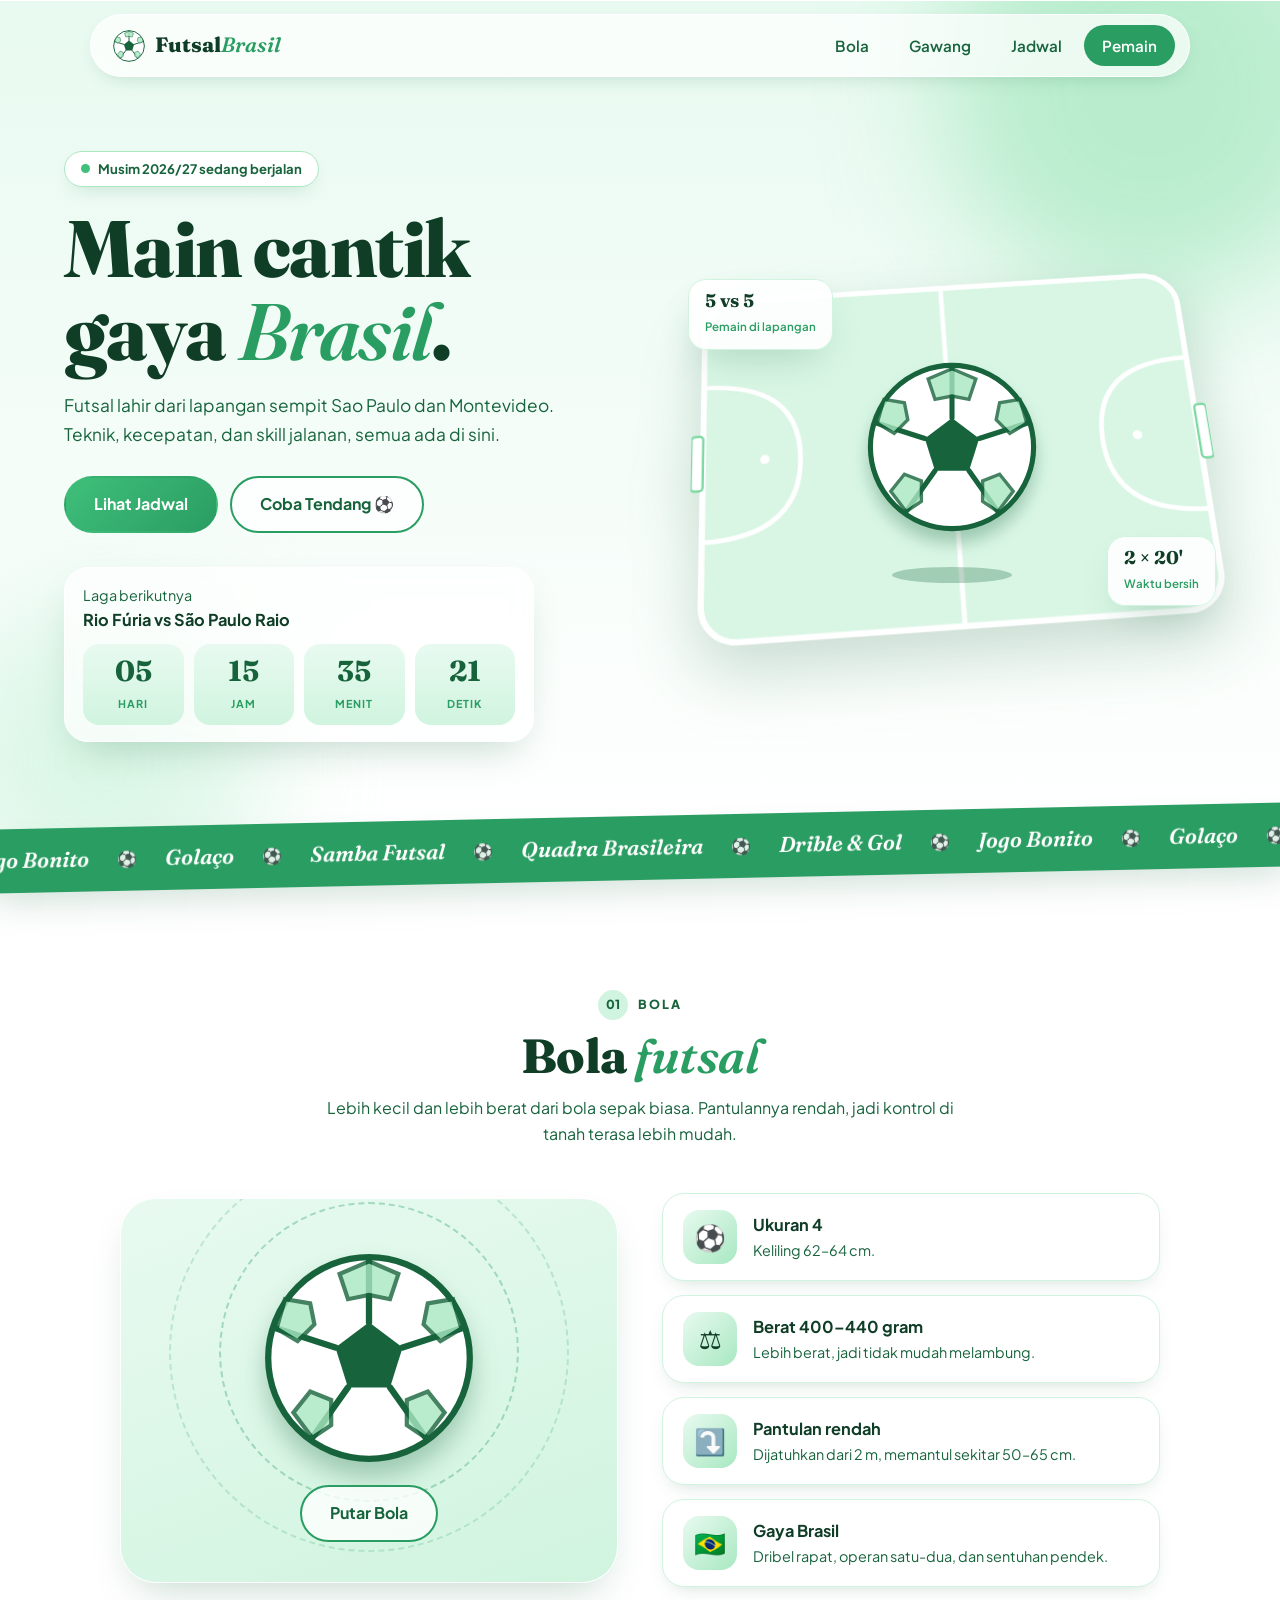
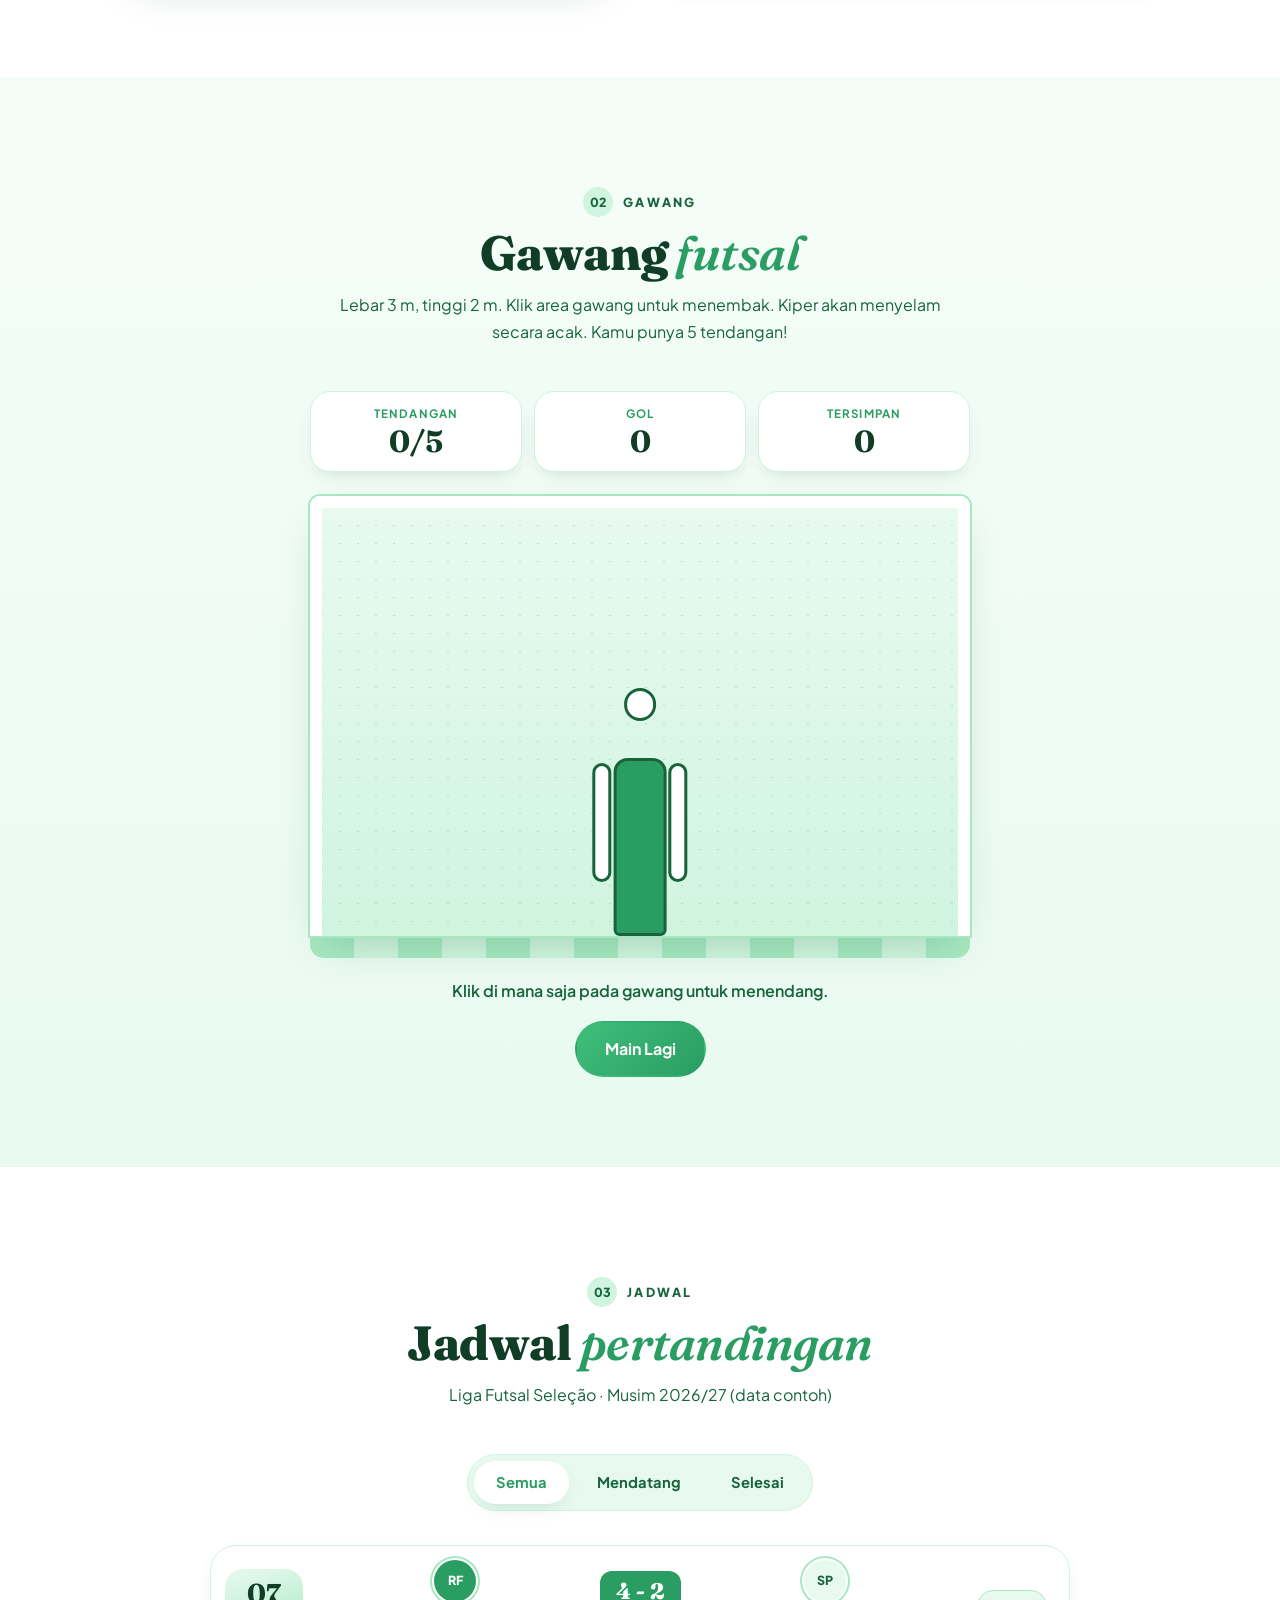
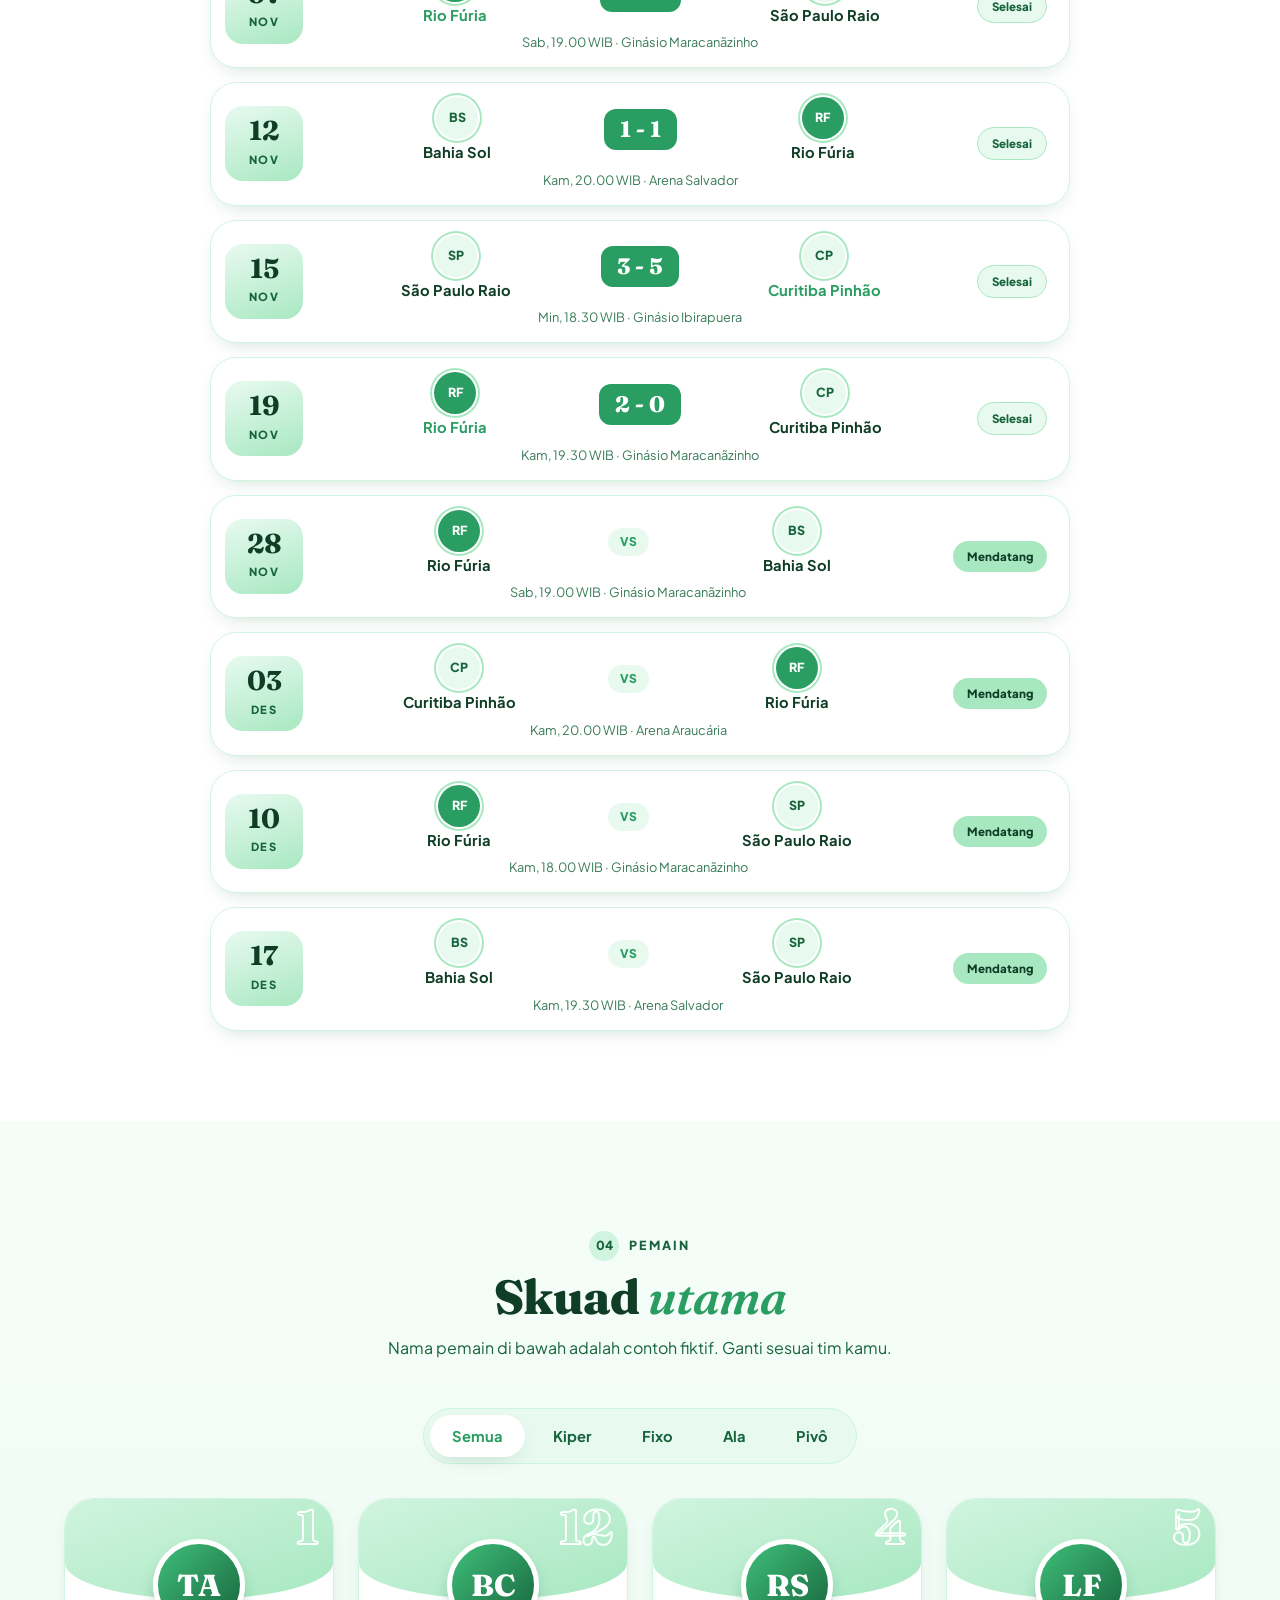
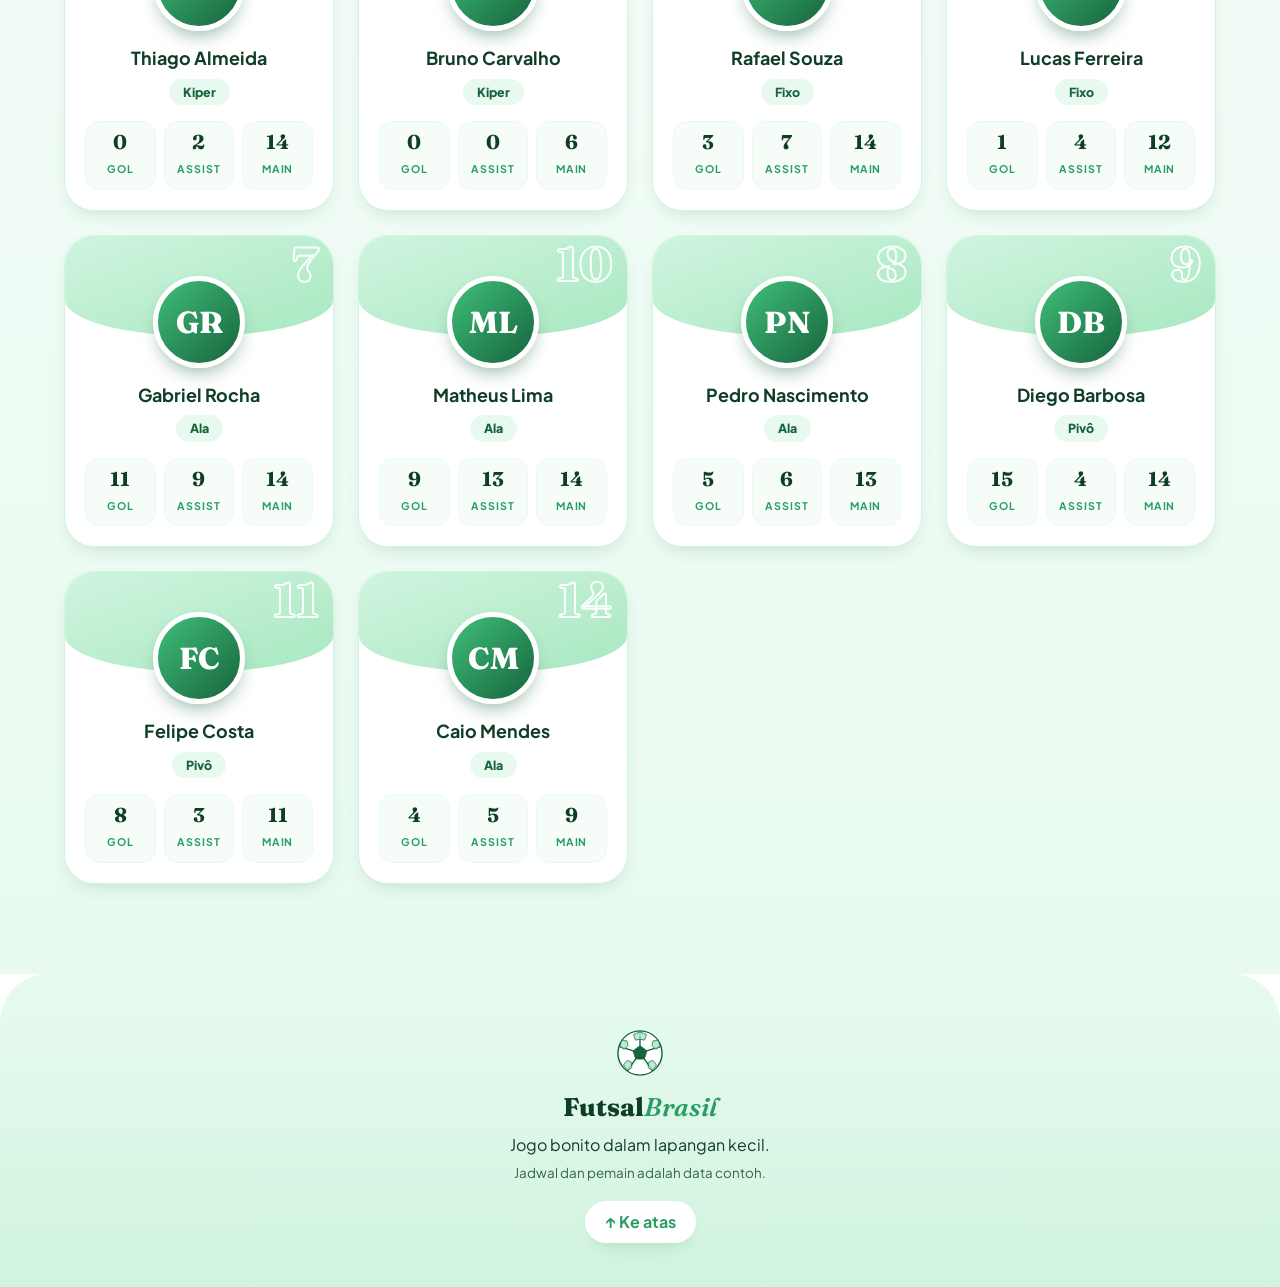
<file: index.html>
<!DOCTYPE html>
<html lang="id">
<head>
  <meta charset="UTF-8">
  <meta name="viewport" content="width=device-width, initial-scale=1.0">
  <title>Futsal Brasil – Jogo Bonito</title>
  <meta name="description" content="Situs futsal bertema Brasil: bola, jadwal, gawang, dan pemain.">
  <link rel="preconnect" href="https://fonts.googleapis.com">
  <link rel="preconnect" href="https://fonts.gstatic.com" crossorigin>
  <link href="https://fonts.googleapis.com/css2?family=Fraunces:ital,opsz,wght@0,9..144,600;0,9..144,800;1,9..144,600&family=Plus+Jakarta+Sans:wght@400;500;600;700;800&display=swap" rel="stylesheet">
  <link rel="stylesheet" href="style.css">
</head>
<body>
  <div class="progress" id="progress"></div>

  <!-- SVG bola yang dipakai ulang -->
  <svg width="0" height="0" style="position:absolute" aria-hidden="true">
    <symbol id="ball" viewBox="0 0 100 100">
      <circle cx="50" cy="50" r="48" fill="#fff" stroke="#17643c" stroke-width="3"/>
      <polygon points="50,33 66,45 60,64 40,64 34,45" fill="#17643c"/>
      <g stroke="#17643c" stroke-width="3" stroke-linecap="round">
        <line x1="50" y1="33" x2="50" y2="4"/>
        <line x1="66" y1="45" x2="94" y2="36"/>
        <line x1="60" y1="64" x2="77" y2="88"/>
        <line x1="40" y1="64" x2="23" y2="88"/>
        <line x1="34" y1="45" x2="6" y2="36"/>
      </g>
      <g fill="#a8e8c1" stroke="#17643c" stroke-width="2">
        <path d="M50 4 L36 10 L40 22 L50 20 L60 22 L64 10 Z" opacity=".8"/>
        <path d="M94 36 L90 22 L78 24 L76 34 L84 42 Z" opacity=".8"/>
        <path d="M77 88 L86 76 L78 66 L68 70 L68 82 Z" opacity=".8"/>
        <path d="M23 88 L14 76 L22 66 L32 70 L32 82 Z" opacity=".8"/>
        <path d="M6 36 L10 22 L22 24 L24 34 L16 42 Z" opacity=".8"/>
      </g>
    </symbol>
  </svg>

  <header class="navbar" id="top">
    <a href="#top" class="brand">
      <svg class="brand-ball"><use href="#ball"/></svg>
      <span>Futsal<em>Brasil</em></span>
    </a>
    <button class="nav-toggle" id="navToggle" aria-label="Buka menu" aria-expanded="false">
      <span></span><span></span><span></span>
    </button>
    <nav class="nav-links" id="navLinks">
      <a href="#bola">Bola</a>
      <a href="#gawang">Gawang</a>
      <a href="#jadwal">Jadwal</a>
      <a href="#pemain">Pemain</a>
    </nav>
  </header>

  <main>
    <!-- HERO -->
    <section class="hero">
      <div class="blob b1"></div><div class="blob b2"></div>
      <div class="hero-text reveal">
        <p class="chip"><span class="dot"></span> Musim 2026/27 sedang berjalan</p>
        <h1>Main cantik<br>gaya <em>Brasil</em>.</h1>
        <p class="lead">Futsal lahir dari lapangan sempit Sao Paulo dan Montevideo. Teknik, kecepatan, dan skill jalanan, semua ada di sini.</p>
        <div class="hero-cta">
          <a href="#jadwal" class="btn btn-primary">Lihat Jadwal</a>
          <a href="#gawang" class="btn btn-ghost">Coba Tendang ⚽</a>
        </div>
        <div class="countdown" aria-live="polite">
          <p class="cd-label">Laga berikutnya <strong id="nextMatchName">-</strong></p>
          <div class="cd-boxes">
            <div><b id="cdD">00</b><small>Hari</small></div>
            <div><b id="cdH">00</b><small>Jam</small></div>
            <div><b id="cdM">00</b><small>Menit</small></div>
            <div><b id="cdS">00</b><small>Detik</small></div>
          </div>
        </div>
      </div>

      <div class="hero-art reveal" id="heroArt">
        <svg class="court" viewBox="0 0 440 320" aria-hidden="true">
          <rect x="10" y="10" width="420" height="300" rx="30" fill="#d9f6e5" stroke="#fff" stroke-width="5"/>
          <g fill="none" stroke="#fff" stroke-width="4">
            <line x1="220" y1="10" x2="220" y2="310"/>
            <circle cx="220" cy="160" r="46"/>
            <path d="M10 92 Q92 92 92 160 Q92 228 10 228"/>
            <path d="M430 92 Q348 92 348 160 Q348 228 430 228"/>
          </g>
          <g fill="#fff"><circle cx="220" cy="160" r="5"/><circle cx="62" cy="160" r="4"/><circle cx="378" cy="160" r="4"/></g>
          <rect x="0" y="136" width="10" height="48" rx="3" fill="#fff" stroke="#7cd9a2" stroke-width="2"/>
          <rect x="430" y="136" width="10" height="48" rx="3" fill="#fff" stroke="#7cd9a2" stroke-width="2"/>
        </svg>
        <svg class="hero-ball" id="heroBall"><use href="#ball"/></svg>
        <div class="ball-shadow"></div>
        <div class="float-card fc1"><b>5 vs 5</b><small>Pemain di lapangan</small></div>
        <div class="float-card fc2"><b>2 × 20'</b><small>Waktu bersih</small></div>
      </div>
    </section>

    <!-- MARQUEE -->
    <div class="marquee" aria-hidden="true">
      <div class="marquee-track">
        <span>Jogo Bonito</span><i>⚽</i><span>Golaço</span><i>⚽</i><span>Samba Futsal</span><i>⚽</i><span>Quadra Brasileira</span><i>⚽</i><span>Drible &amp; Gol</span><i>⚽</i>
        <span>Jogo Bonito</span><i>⚽</i><span>Golaço</span><i>⚽</i><span>Samba Futsal</span><i>⚽</i><span>Quadra Brasileira</span><i>⚽</i><span>Drible &amp; Gol</span><i>⚽</i>
      </div>
    </div>

    <!-- BOLA -->
    <section class="section" id="bola">
      <div class="section-head reveal">
        <p class="eyebrow"><span>01</span> Bola</p>
        <h2>Bola <em>futsal</em></h2>
        <p>Lebih kecil dan lebih berat dari bola sepak biasa. Pantulannya rendah, jadi kontrol di tanah terasa lebih mudah.</p>
      </div>
      <div class="ball-grid">
        <div class="ball-display reveal">
          <div class="ring r1"></div><div class="ring r2"></div>
          <svg class="spin-ball" id="spinBall"><use href="#ball"/></svg>
          <button class="btn btn-ghost" id="spinBtn">Putar Bola</button>
        </div>
        <div class="spec-list reveal">
          <article class="spec"><span class="spec-ico">⚽</span><div><h3>Ukuran 4</h3><p>Keliling 62–64 cm.</p></div></article>
          <article class="spec"><span class="spec-ico">⚖️</span><div><h3>Berat 400–440 gram</h3><p>Lebih berat, jadi tidak mudah melambung.</p></div></article>
          <article class="spec"><span class="spec-ico">⤵️</span><div><h3>Pantulan rendah</h3><p>Dijatuhkan dari 2 m, memantul sekitar 50–65 cm.</p></div></article>
          <article class="spec"><span class="spec-ico">🇧🇷</span><div><h3>Gaya Brasil</h3><p>Dribel rapat, operan satu-dua, dan sentuhan pendek.</p></div></article>
        </div>
      </div>
    </section>

    <!-- GAWANG -->
    <section class="section alt" id="gawang">
      <div class="section-head reveal">
        <p class="eyebrow"><span>02</span> Gawang</p>
        <h2>Gawang <em>futsal</em></h2>
        <p>Lebar 3 m, tinggi 2 m. Klik area gawang untuk menembak. Kiper akan menyelam secara acak. Kamu punya 5 tendangan!</p>
      </div>
      <div class="game reveal">
        <div class="scoreboard">
          <div><small>Tendangan</small><b id="shotCount">0/5</b></div>
          <div><small>Gol</small><b id="goalCount">0</b></div>
          <div><small>Tersimpan</small><b id="saveCount">0</b></div>
        </div>
        <div class="goal-wrap">
          <div class="goal" id="goal" role="button" tabindex="0" aria-label="Area gawang, klik untuk menembak">
            <div class="net"></div>
            <div class="keeper" id="keeper">
              <div class="k-head"></div>
              <div class="k-body"></div>
              <div class="k-arm l"></div>
              <div class="k-arm r"></div>
            </div>
            <svg class="shot-ball" id="shotBall"><use href="#ball"/></svg>
            <div class="verdict" id="verdict"></div>
          </div>
          <div class="goal-ground"></div>
        </div>
        <p class="game-msg" id="gameMsg">Klik di mana saja pada gawang untuk menendang.</p>
        <button class="btn btn-primary" id="resetGame">Main Lagi</button>
      </div>
    </section>

    <!-- JADWAL -->
    <section class="section" id="jadwal">
      <div class="section-head reveal">
        <p class="eyebrow"><span>03</span> Jadwal</p>
        <h2>Jadwal <em>pertandingan</em></h2>
        <p>Liga Futsal Seleção · Musim 2026/27 (data contoh)</p>
      </div>
      <div class="tabs reveal" role="tablist">
        <button class="tab active" data-filter="all" role="tab">Semua</button>
        <button class="tab" data-filter="upcoming" role="tab">Mendatang</button>
        <button class="tab" data-filter="done" role="tab">Selesai</button>
      </div>
      <div class="match-list" id="matchList"></div>
    </section>

    <!-- PEMAIN -->
    <section class="section alt" id="pemain">
      <div class="section-head reveal">
        <p class="eyebrow"><span>04</span> Pemain</p>
        <h2>Skuad <em>utama</em></h2>
        <p>Nama pemain di bawah adalah contoh fiktif. Ganti sesuai tim kamu.</p>
      </div>
      <div class="tabs reveal" id="posTabs" role="tablist">
        <button class="tab active" data-pos="all">Semua</button>
        <button class="tab" data-pos="Goleiro">Kiper</button>
        <button class="tab" data-pos="Fixo">Fixo</button>
        <button class="tab" data-pos="Ala">Ala</button>
        <button class="tab" data-pos="Pivô">Pivô</button>
      </div>
      <div class="player-grid" id="playerGrid"></div>
    </section>
  </main>

  <footer class="footer">
    <svg class="brand-ball"><use href="#ball"/></svg>
    <p class="f-title">Futsal<em>Brasil</em></p>
    <p>Jogo bonito dalam lapangan kecil.</p>
    <p class="small">Jadwal dan pemain adalah data contoh.</p>
    <a href="#top" class="to-top">↑ Ke atas</a>
  </footer>

  <script src="script.js"></script>
</body>
</html>
</file>
<file: style.css>
:root {
  --mint-50: #f6fdf9;
  --mint-100: #e8faf0;
  --mint-200: #d0f4df;
  --mint-300: #a8e8c1;
  --mint-400: #7cd9a2;
  --green-500: #3fbf7a;
  --green-600: #2a9d62;
  --green-800: #17643c;
  --ink: #0f3d26;
  --white: #fff;
  --radius: 24px;
  --shadow: 0 18px 40px -16px rgba(23, 100, 60, .28);
  --shadow-sm: 0 8px 20px -10px rgba(23, 100, 60, .25);
  --display: "Fraunces", Georgia, serif;
  --body: "Plus Jakarta Sans", "Segoe UI", system-ui, -apple-system, sans-serif;
  --pad: max(5vw, calc((100vw - 1180px) / 2));
}

* { box-sizing: border-box; margin: 0; padding: 0; }
html { scroll-behavior: smooth; scroll-padding-top: 100px; }
body { font-family: var(--body); background: var(--white); color: var(--ink); line-height: 1.65; overflow-x: hidden; }
a { color: inherit; text-decoration: none; }
svg { display: block; }
em { font-family: var(--display); font-style: italic; font-weight: 600; color: var(--green-600); }

.progress { position: fixed; top: 0; left: 0; height: 4px; width: 0; z-index: 100; background: linear-gradient(90deg, var(--mint-400), var(--green-600)); border-radius: 0 4px 4px 0; }

/* ---------- Navbar ---------- */
.navbar {
  position: sticky; top: 14px; z-index: 50;
  width: min(1100px, 92vw); margin: 14px auto 0;
  display: flex; align-items: center; justify-content: space-between;
  padding: 10px 14px 10px 22px; border-radius: 999px;
  background: rgba(255, 255, 255, .72); backdrop-filter: blur(16px); -webkit-backdrop-filter: blur(16px);
  border: 1px solid rgba(255, 255, 255, .9); box-shadow: var(--shadow-sm);
}
.brand { display: flex; align-items: center; gap: 10px; font-family: var(--display); font-weight: 800; font-size: 1.3rem; }
.brand em { font-weight: 600; }
.brand-ball { width: 32px; height: 32px; }
.nav-links { display: flex; gap: 4px; }
.nav-links a { padding: 8px 18px; border-radius: 999px; font-weight: 600; font-size: .95rem; color: var(--green-800); transition: background .25s, color .25s; }
.nav-links a:hover { background: var(--mint-100); }
.nav-links a.active { background: var(--green-600); color: var(--white); }
.nav-toggle { display: none; background: var(--mint-100); border: 0; border-radius: 50%; width: 42px; height: 42px; cursor: pointer; padding: 0 11px; }
.nav-toggle span { display: block; height: 2.5px; margin: 5px 0; background: var(--green-800); border-radius: 2px; transition: .25s; }

/* ---------- Buttons ---------- */
.btn { display: inline-block; padding: 13px 28px; border-radius: 999px; border: 2px solid var(--green-600); font: inherit; font-weight: 700; cursor: pointer; transition: transform .2s, box-shadow .2s, background .2s; }
.btn:hover { transform: translateY(-3px); box-shadow: var(--shadow); }
.btn:active { transform: translateY(0); }
.btn-primary { background: linear-gradient(135deg, var(--green-500), var(--green-600)); color: var(--white); border-color: transparent; }
.btn-ghost { background: rgba(255, 255, 255, .8); color: var(--green-800); }
.btn-ghost:hover { background: var(--white); }

/* ---------- Hero ---------- */
.hero {
  position: relative; display: grid; grid-template-columns: 1.05fr .95fr; align-items: center; gap: 40px;
  padding: 70px var(--pad) 100px; overflow: hidden;
  background: linear-gradient(180deg, var(--mint-100) 0%, var(--white) 100%);
  margin-top: -76px; padding-top: 150px;
}
.blob { position: absolute; border-radius: 50%; filter: blur(60px); opacity: .75; pointer-events: none; }
.blob.b1 { width: 420px; height: 420px; background: var(--mint-300); top: -120px; right: -80px; }
.blob.b2 { width: 320px; height: 320px; background: var(--mint-200); bottom: -80px; left: -60px; }
.hero-text, .hero-art { position: relative; z-index: 1; }
.chip { display: inline-flex; align-items: center; gap: 8px; padding: 6px 16px; border-radius: 999px; background: var(--white); border: 1px solid var(--mint-300); font-size: .82rem; font-weight: 700; color: var(--green-800); box-shadow: var(--shadow-sm); margin-bottom: 20px; }
.dot { width: 9px; height: 9px; border-radius: 50%; background: var(--green-500); box-shadow: 0 0 0 0 rgba(63, 191, 122, .6); animation: pulse 1.8s infinite; }
@keyframes pulse { 70% { box-shadow: 0 0 0 10px rgba(63, 191, 122, 0); } 100% { box-shadow: 0 0 0 0 rgba(63, 191, 122, 0); } }
.hero h1 { font-family: var(--display); font-weight: 800; font-size: clamp(2.8rem, 6.4vw, 5rem); line-height: 1.04; letter-spacing: -.02em; margin-bottom: 18px; }
.lead { max-width: 500px; font-size: 1.08rem; color: var(--green-800); margin-bottom: 28px; }
.hero-cta { display: flex; flex-wrap: wrap; gap: 12px; margin-bottom: 34px; }

.countdown { max-width: 470px; padding: 16px 18px; border-radius: var(--radius); background: rgba(255, 255, 255, .75); backdrop-filter: blur(10px); border: 1px solid var(--white); box-shadow: var(--shadow); }
.cd-label { font-size: .9rem; color: var(--green-800); margin-bottom: 10px; }
.cd-label strong { display: block; font-size: 1.02rem; color: var(--ink); }
.cd-boxes { display: grid; grid-template-columns: repeat(4, 1fr); gap: 10px; text-align: center; }
.cd-boxes div { background: linear-gradient(180deg, var(--mint-100), var(--mint-200)); border-radius: 16px; padding: 10px 4px; }
.cd-boxes b { display: block; font-family: var(--display); font-size: 1.8rem; line-height: 1.2; color: var(--green-800); font-variant-numeric: tabular-nums; }
.cd-boxes small { font-size: .68rem; text-transform: uppercase; letter-spacing: .1em; color: var(--green-600); font-weight: 700; }

.hero-art { display: grid; place-items: center; min-height: 380px; perspective: 900px; }
.court { width: min(520px, 100%); height: auto; filter: drop-shadow(0 24px 30px rgba(23, 100, 60, .22)); transform: rotateX(18deg) rotateZ(-4deg); transition: transform .3s ease-out; }
.hero-ball { position: absolute; width: min(170px, 36vw); height: min(170px, 36vw); animation: bounce 1.7s cubic-bezier(.3, 0, .6, 1) infinite; filter: drop-shadow(0 12px 8px rgba(23, 100, 60, .3)); }
.ball-shadow { position: absolute; bottom: 14%; width: 120px; height: 16px; border-radius: 50%; background: rgba(23, 100, 60, .28); animation: shadow 1.7s cubic-bezier(.3, 0, .6, 1) infinite; }
@keyframes bounce { 0%, 100% { transform: translateY(46px) rotate(0); } 50% { transform: translateY(-44px) rotate(180deg); } }
@keyframes shadow { 0%, 100% { transform: scale(1); opacity: .55; } 50% { transform: scale(.55); opacity: .2; } }
.float-card { position: absolute; padding: 10px 16px; border-radius: 18px; background: rgba(255, 255, 255, .9); border: 1px solid var(--mint-200); box-shadow: var(--shadow); animation: floaty 4s ease-in-out infinite; }
.float-card b { display: block; font-family: var(--display); font-size: 1.15rem; line-height: 1.2; }
.float-card small { font-size: .72rem; color: var(--green-600); font-weight: 600; }
.fc1 { top: 6%; left: 0; }
.fc2 { bottom: 8%; right: 0; animation-delay: -2s; }
@keyframes floaty { 50% { transform: translateY(-12px); } }

/* Marquee */
.marquee { overflow: hidden; background: var(--green-600); padding: 14px 0; transform: rotate(-1.2deg); margin: -26px -2vw 0; position: relative; z-index: 2; box-shadow: var(--shadow); }
.marquee-track { display: flex; gap: 28px; width: max-content; animation: scroll 28s linear infinite; align-items: center; }
.marquee span { font-family: var(--display); font-size: 1.35rem; font-weight: 600; font-style: italic; color: var(--white); white-space: nowrap; }
.marquee i { font-style: normal; opacity: .85; }
@keyframes scroll { to { transform: translateX(-50%); } }

/* ---------- Sections ---------- */
.section { padding: 110px var(--pad) 90px; }
.section.alt { background: linear-gradient(180deg, var(--mint-50), var(--mint-100)); }
.section-head { max-width: 640px; margin: 0 auto 46px; text-align: center; }
.eyebrow { display: inline-flex; align-items: center; gap: 10px; text-transform: uppercase; letter-spacing: .18em; font-size: .78rem; font-weight: 800; color: var(--green-600); margin-bottom: 10px; }
.eyebrow span { display: grid; place-items: center; width: 30px; height: 30px; border-radius: 50%; background: var(--mint-200); color: var(--green-800); letter-spacing: 0; }
.section-head h2 { font-family: var(--display); font-weight: 800; font-size: clamp(2rem, 4.4vw, 3rem); line-height: 1.1; letter-spacing: -.01em; margin-bottom: 12px; }
.section-head p { color: var(--green-800); }

/* Bola */
.ball-grid { max-width: 1040px; margin: 0 auto; display: grid; grid-template-columns: 1fr 1fr; gap: 44px; align-items: center; }
.ball-display { position: relative; display: grid; place-items: center; gap: 22px; padding: 54px 30px 40px; border-radius: 36px; overflow: hidden; background: linear-gradient(160deg, var(--mint-100), var(--mint-200)); border: 1px solid var(--white); box-shadow: var(--shadow); }
.ring { position: absolute; border-radius: 50%; border: 2px dashed rgba(42, 157, 98, .35); left: 50%; top: 40%; transform: translate(-50%, -50%); animation: rot 30s linear infinite; }
.ring.r1 { width: 300px; height: 300px; }
.ring.r2 { width: 400px; height: 400px; animation-direction: reverse; opacity: .6; }
@keyframes rot { to { transform: translate(-50%, -50%) rotate(360deg); } }
.spin-ball { position: relative; width: 210px; height: 210px; transition: transform 1.3s cubic-bezier(.2, .8, .2, 1); filter: drop-shadow(0 16px 12px rgba(23, 100, 60, .3)); }
.ball-display .btn { position: relative; }
.spec-list { display: grid; gap: 14px; }
.spec { display: flex; gap: 16px; align-items: center; padding: 16px 20px; border-radius: 22px; background: var(--white); border: 1px solid var(--mint-200); box-shadow: var(--shadow-sm); transition: transform .25s, box-shadow .25s; }
.spec:hover { transform: translateX(8px); box-shadow: var(--shadow); }
.spec-ico { flex-shrink: 0; display: grid; place-items: center; width: 54px; height: 54px; font-size: 1.6rem; border-radius: 16px; background: linear-gradient(135deg, var(--mint-100), var(--mint-300)); }
.spec h3 { font-size: 1.02rem; }
.spec p { font-size: .9rem; color: var(--green-800); }

/* Gawang */
.game { max-width: 660px; margin: 0 auto; text-align: center; }
.scoreboard { display: grid; grid-template-columns: repeat(3, 1fr); gap: 12px; margin-bottom: 24px; }
.scoreboard div { padding: 12px 8px; border-radius: 20px; background: var(--white); border: 1px solid var(--mint-200); box-shadow: var(--shadow-sm); }
.scoreboard small { display: block; font-size: .72rem; text-transform: uppercase; letter-spacing: .1em; font-weight: 700; color: var(--green-600); }
.scoreboard b { font-family: var(--display); font-size: 1.9rem; line-height: 1.2; }

.goal { position: relative; aspect-ratio: 3 / 2; width: 100%; background: linear-gradient(180deg, var(--mint-100), var(--mint-200)); border: 12px solid var(--white); border-bottom: 0; border-radius: 10px 10px 0 0; cursor: crosshair; overflow: hidden; user-select: none; -webkit-tap-highlight-color: transparent; box-shadow: 0 0 0 2px var(--mint-300), var(--shadow); }
.goal:focus-visible { outline: 4px solid var(--green-600); outline-offset: 4px; }
.net { position: absolute; inset: 0; background-image: linear-gradient(45deg, rgba(42, 157, 98, .22) 1px, transparent 1px), linear-gradient(-45deg, rgba(42, 157, 98, .22) 1px, transparent 1px); background-size: 18px 18px; }
.goal-ground { height: 22px; border-radius: 0 0 14px 14px; background: repeating-linear-gradient(90deg, var(--mint-300) 0 44px, var(--mint-200) 44px 88px); box-shadow: var(--shadow); }

.keeper { position: absolute; bottom: 0; left: 50%; width: 15%; height: 58%; transform: translateX(-50%); transition: left .35s ease-out, transform .35s ease-out; pointer-events: none; }
.k-head { position: absolute; top: 0; left: 50%; width: 34%; aspect-ratio: 1; transform: translateX(-50%); background: var(--white); border: 3px solid var(--green-800); border-radius: 50%; }
.k-body { position: absolute; top: 28%; left: 50%; width: 56%; height: 72%; transform: translateX(-50%); background: var(--green-600); border: 3px solid var(--green-800); border-radius: 14px 14px 6px 6px; }
.k-arm { position: absolute; top: 30%; width: 20%; height: 48%; background: var(--white); border: 3px solid var(--green-800); border-radius: 10px; transition: transform .35s; }
.k-arm.l { left: 0; transform-origin: top right; }
.k-arm.r { right: 0; transform-origin: top left; }
.keeper.dive .k-arm.l { transform: rotate(-70deg); }
.keeper.dive .k-arm.r { transform: rotate(70deg); }

.shot-ball { position: absolute; left: 50%; top: 112%; width: 14%; aspect-ratio: 1; height: auto; transform: translate(-50%, -50%); transition: left .5s cubic-bezier(.2, .7, .3, 1), top .5s cubic-bezier(.2, .7, .3, 1), width .5s; pointer-events: none; filter: drop-shadow(0 6px 4px rgba(23, 100, 60, .3)); }
.shot-ball.fly { width: 8%; }
.verdict { position: absolute; inset: 0; display: grid; place-items: center; font-family: var(--display); font-size: clamp(2.2rem, 10vw, 4rem); font-weight: 800; font-style: italic; color: var(--green-800); text-shadow: 0 4px 0 var(--white), 0 0 24px rgba(255, 255, 255, .9); opacity: 0; pointer-events: none; transform: scale(.6); }
.verdict.show { animation: pop .9s ease-out; }
@keyframes pop { 0% { opacity: 0; transform: scale(.4); } 25% { opacity: 1; transform: scale(1.15); } 80% { opacity: 1; transform: scale(1); } 100% { opacity: 0; transform: scale(1); } }
.game-msg { margin: 20px 0 16px; min-height: 1.6em; font-weight: 600; color: var(--green-800); }

/* Tabs */
.tabs { display: flex; flex-wrap: wrap; justify-content: center; gap: 6px; width: fit-content; max-width: 100%; margin: 0 auto 34px; padding: 6px; border-radius: 999px; background: var(--mint-100); border: 1px solid var(--mint-200); }
.tab { padding: 9px 22px; border-radius: 999px; border: 0; background: transparent; color: var(--green-800); font: inherit; font-weight: 700; font-size: .92rem; cursor: pointer; transition: .25s; }
.tab:hover { background: rgba(255, 255, 255, .7); }
.tab.active { background: var(--white); color: var(--green-600); box-shadow: var(--shadow-sm); }

/* Jadwal */
.match-list { max-width: 860px; margin: 0 auto; display: grid; gap: 14px; }
.match { display: grid; grid-template-columns: 78px 1fr auto; gap: 20px; align-items: center; padding: 14px 22px 14px 14px; border-radius: 26px; background: var(--white); border: 1px solid var(--mint-200); box-shadow: var(--shadow-sm); transition: transform .25s, box-shadow .25s; animation: fadeUp .5s ease both; }
.match:hover { transform: translateY(-4px); box-shadow: var(--shadow); }
.m-date { text-align: center; padding: 10px 0; border-radius: 18px; background: linear-gradient(160deg, var(--mint-100), var(--mint-300)); }
.m-date b { display: block; font-family: var(--display); font-size: 1.7rem; line-height: 1.05; }
.m-date small { text-transform: uppercase; font-size: .7rem; letter-spacing: .12em; font-weight: 800; color: var(--green-800); }
.m-teams { display: grid; grid-template-columns: 1fr auto 1fr; align-items: center; gap: 12px; }
.team { display: flex; flex-direction: column; align-items: center; gap: 4px; text-align: center; font-weight: 700; font-size: .92rem; line-height: 1.25; }
.crest { display: grid; place-items: center; width: 42px; height: 42px; border-radius: 50%; font-size: .78rem; font-weight: 800; background: var(--mint-100); color: var(--green-800); box-shadow: 0 0 0 2px var(--white), 0 0 0 4px var(--mint-300); }
.crest.us { background: var(--green-600); color: var(--white); }
.vs { font-size: .75rem; font-weight: 800; color: var(--green-600); background: var(--mint-100); padding: 4px 12px; border-radius: 999px; }
.score { font-family: var(--display); font-size: 1.4rem; font-weight: 800; background: var(--green-600); color: var(--white); padding: 2px 16px; border-radius: 12px; }
.team.win { color: var(--green-600); }
.m-meta { display: block; text-align: center; margin-top: 8px; font-size: .8rem; color: var(--green-800); opacity: .85; }
.m-badge { font-size: .72rem; font-weight: 800; padding: 6px 14px; border-radius: 999px; white-space: nowrap; }
.m-badge.upcoming { background: var(--mint-300); color: var(--ink); }
.m-badge.done { background: var(--mint-100); color: var(--green-800); border: 1px solid var(--mint-300); }
.empty { text-align: center; color: var(--green-800); padding: 30px; }

/* Pemain */
.player-grid { max-width: 1180px; margin: 0 auto; display: grid; grid-template-columns: repeat(auto-fill, minmax(230px, 1fr)); gap: 24px; }
.player { position: relative; padding: 26px 20px 20px; text-align: center; overflow: hidden; border-radius: 30px; background: var(--white); border: 1px solid var(--mint-200); box-shadow: var(--shadow-sm); transition: transform .3s, box-shadow .3s; animation: fadeUp .5s ease both; }
.player:hover { transform: translateY(-8px) rotate(-.6deg); box-shadow: var(--shadow); }
.player::before { content: ""; position: absolute; inset: 0 0 auto 0; height: 100px; background: linear-gradient(160deg, var(--mint-200), var(--mint-300)); border-radius: 0 0 50% 50% / 0 0 36px 36px; }
.p-num { position: absolute; top: 4px; right: 14px; font-family: var(--display); font-size: 3rem; font-weight: 800; line-height: 1; color: transparent; -webkit-text-stroke: 2px rgba(255, 255, 255, .95); }
.p-avatar { position: relative; display: grid; place-items: center; width: 92px; height: 92px; margin: 14px auto 12px; border-radius: 50%; font-family: var(--display); font-size: 1.9rem; font-weight: 800; color: var(--white); background: linear-gradient(135deg, var(--green-500), var(--green-800)); border: 5px solid var(--white); box-shadow: 0 10px 18px -6px rgba(23, 100, 60, .45); }
.player h3 { font-size: 1.12rem; }
.p-pos { display: inline-block; margin: 6px 0 16px; padding: 3px 14px; border-radius: 999px; background: var(--mint-100); color: var(--green-800); font-size: .78rem; font-weight: 800; }
.p-stats { display: grid; grid-template-columns: repeat(3, 1fr); gap: 8px; }
.p-stats div { padding: 8px 0; border-radius: 14px; background: var(--mint-50); border: 1px solid var(--mint-100); }
.p-stats b { display: block; font-family: var(--display); font-size: 1.25rem; line-height: 1.2; }
.p-stats small { font-size: .66rem; text-transform: uppercase; letter-spacing: .08em; font-weight: 700; color: var(--green-600); }

/* Footer */
.footer { display: grid; justify-items: center; gap: 4px; padding: 56px 5vw 44px; text-align: center; background: linear-gradient(180deg, var(--mint-100), var(--mint-200)); border-radius: 48px 48px 0 0; }
.footer .brand-ball { width: 46px; height: 46px; margin-bottom: 6px; }
.f-title { font-family: var(--display); font-size: 1.6rem; font-weight: 800; }
.footer .small { font-size: .84rem; opacity: .8; }
.to-top { margin-top: 12px; padding: 8px 20px; border-radius: 999px; background: var(--white); font-weight: 700; color: var(--green-600); box-shadow: var(--shadow-sm); transition: transform .2s; }
.to-top:hover { transform: translateY(-3px); }

/* Animasi muncul */
.reveal { opacity: 0; transform: translateY(28px); transition: opacity .8s ease, transform .8s ease; }
.reveal.visible { opacity: 1; transform: none; }
@keyframes fadeUp { from { opacity: 0; transform: translateY(16px); } to { opacity: 1; transform: none; } }

/* ---------- Responsif ---------- */
@media (max-width: 860px) {
  .nav-toggle { display: block; }
  .nav-links { position: absolute; top: calc(100% + 10px); left: 0; right: 0; flex-direction: column; padding: 12px; border-radius: 28px; background: rgba(255, 255, 255, .96); box-shadow: var(--shadow); display: none; }
  .nav-links.open { display: flex; }
  .nav-links a { text-align: center; }
  .hero { grid-template-columns: 1fr; text-align: center; padding-top: 130px; }
  .lead { margin-inline: auto; }
  .hero-cta { justify-content: center; }
  .countdown { margin-inline: auto; }
  .hero-art { min-height: 300px; }
  .fc1 { left: 2%; } .fc2 { right: 2%; }
  .ball-grid { grid-template-columns: 1fr; }
  .match { grid-template-columns: 64px 1fr; }
  .m-badge { grid-column: 1 / -1; justify-self: center; }
  .section { padding-top: 90px; }
}

@media (prefers-reduced-motion: reduce) {
  *, *::before, *::after { animation: none !important; transition: none !important; }
  .reveal { opacity: 1; transform: none; }
}
</file>
